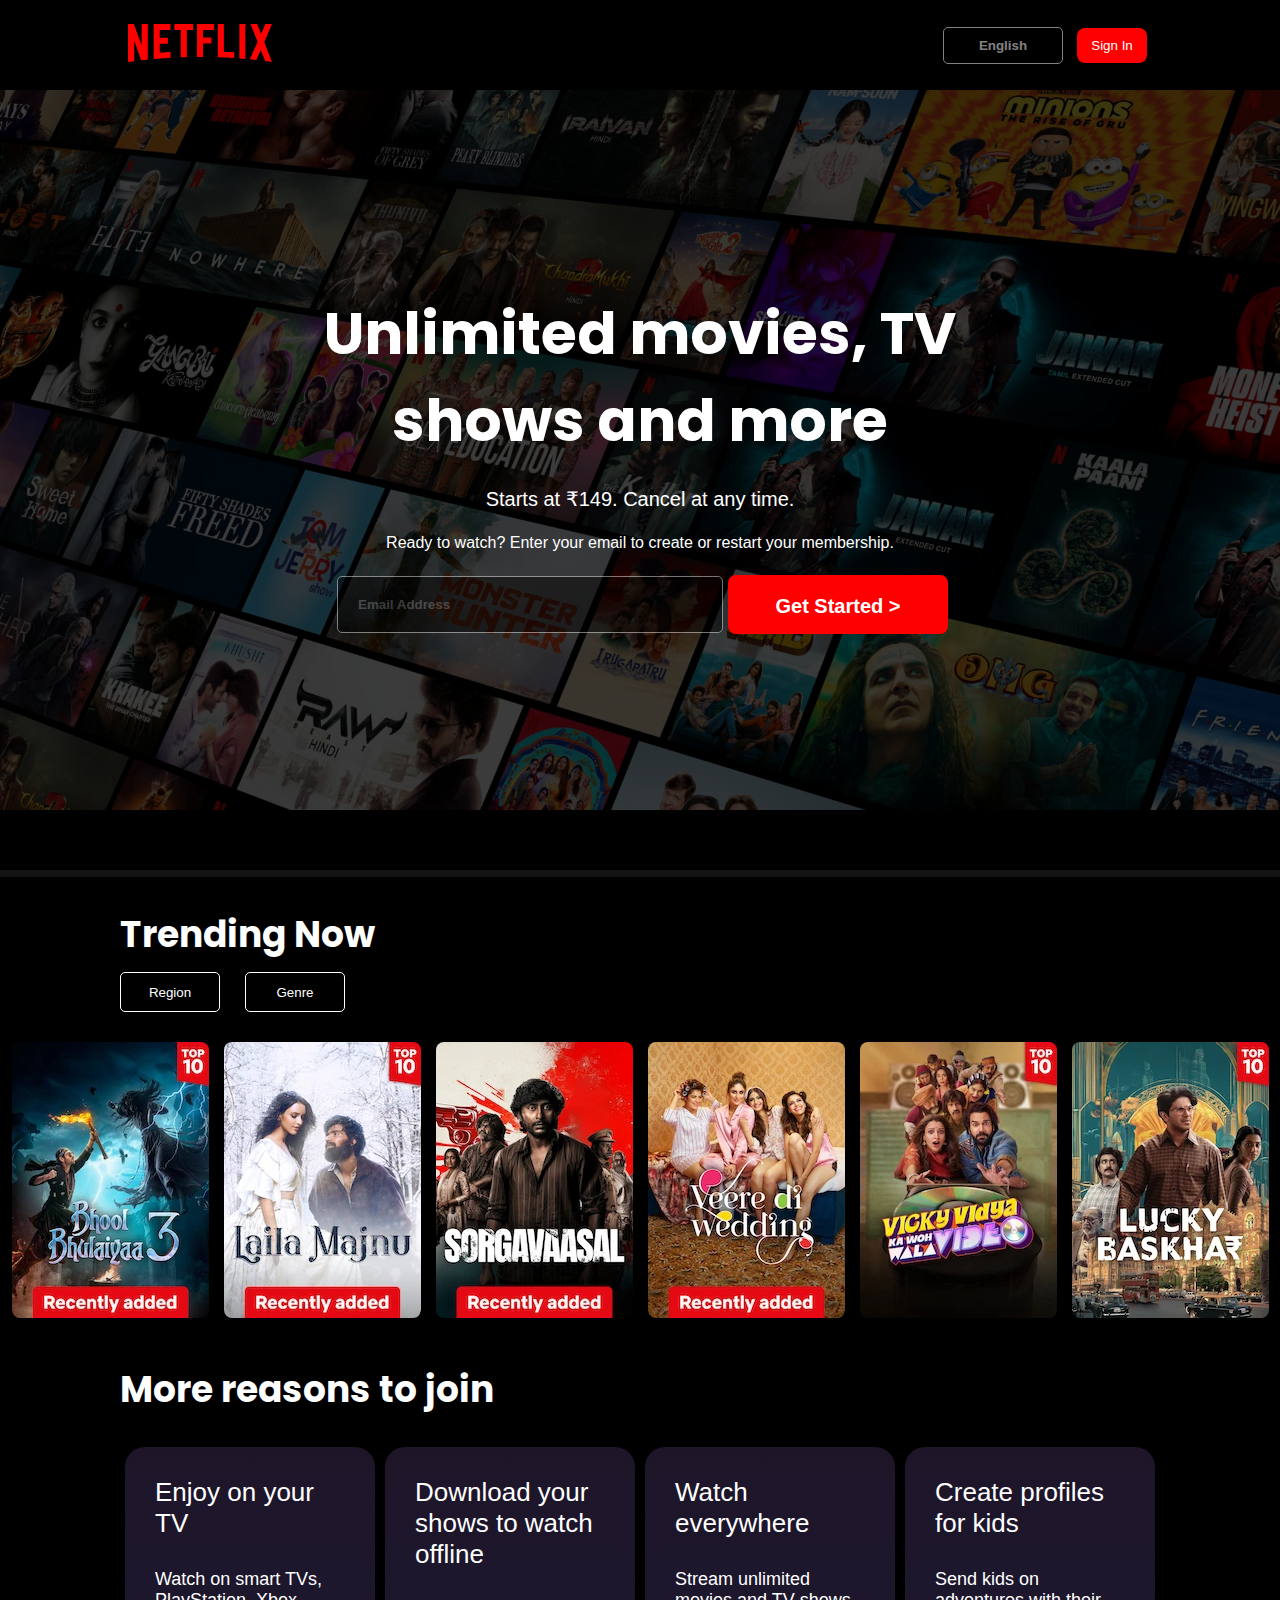
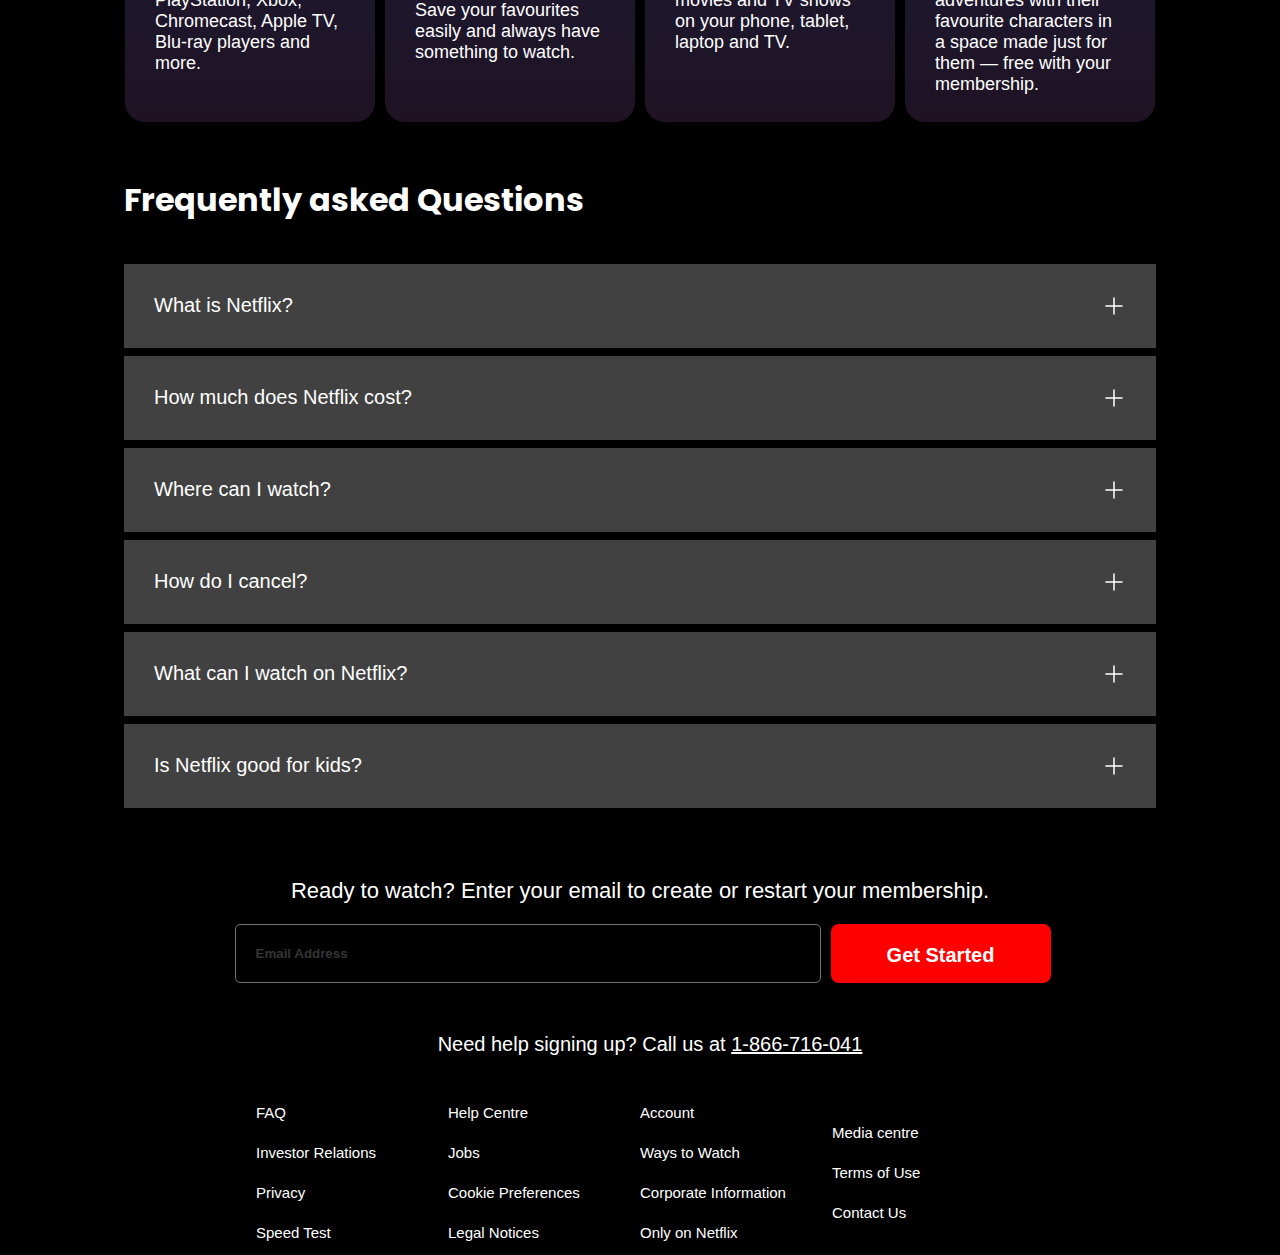
<file: index.html>
<!DOCTYPE html>
<html lang="en">
<head>
    <meta charset="UTF-8">
    <meta name="viewport" content="width=device-width, initial-scale=1.0">
    <title>Netflix India – Watch TV Shows Online, Watch Movies Online</title>
    <link rel="preconnect" href="https://fonts.googleapis.com">
    <link rel="preconnect" href="https://fonts.gstatic.com" crossorigin>
    <link href="https://fonts.googleapis.com/css2?family=Nunito+Sans:ital,opsz,wght@0,6..12,200..1000;1,6..12,200..1000&family=Poppins:wght@800&display=swap" rel="stylesheet">
    <link rel="stylesheet" href="style.css">
    <link rel="icon" type="image/jpg" href="https://assets.nflxext.com/us/ffe/siteui/common/icons/nficon2023.ico">
</head>
<body>
    <div class="main">
        <nav>
            <span><img width="53" src="assets/Images/logo.svg" alt=""></span>
            <div class="">
                <button class="nb1">English</button>
                <button class="nb2">Sign In</button>
            </div>
        </nav>
        <div class="box">
        </div>
            <div class="hero">
                <span class="s1">Unlimited movies, TV <br> shows and more</span>
                <span class="s2">Starts at ₹149. Cancel at any time.</span>
                <span class="s3">Ready to watch? Enter your email to create or restart your membership.</span>
                <div class="inbut">
                    <input type="text" placeholder="Email Address">
                    <button><a href="https://www.netflix.com/in">
                        Get Started >
                        </a>
                    </button>
                </div>
            </div>
            <div class="sep"></div>
            <section>
                <div class="sechdr">
                    <h1>Trending Now</h1>
                </div>
                <div class="btns">
                    <button>Region</button>
                    <button>Genre</button>
                </div>
                <div class="movs">
                    <ul>
                        <li><img src="assets/Images/bhool bhulayiya 1.webp" alt=""></li>
                        <li><img src="assets/Images/Laila Majnu 3.webp" alt=""></li>
                        <li><img src="assets/Images/Sorgavaasal 4.webp" alt=""></li>
                        <li><img src="assets/Images/veere Di weeding 5.webp" alt=""></li>
                        <li><img src="assets/Images/Vicky Vidya 6.webp" alt=""></li>
                        <li><img src="assets/Images/lucky bhaskar 2.webp" alt=""></li>
                    </ul>
                </div>
                <div class="mrtj">
                    <h1>More reasons to join</h1>
                </div>
                <div class="reasons">
                    <div class="r1"><p class="p1">Enjoy on your TV</p>
                        <p>Watch on smart TVs, PlayStation, Xbox, Chromecast, Apple TV, Blu-ray players and more.</p>
                    </div>
                    <div class="r2"><p class="p2">Download your shows to watch offline</p>
                        <p>Save your favourites easily and always have something to watch.</p>
                    </div>
                    <div class="r3"><p class="p3">Watch everywhere</p>
                        <p>Stream unlimited movies and TV shows on your phone, tablet, laptop and TV.</p>
                    </div>
                    <div class="r4"><p class="p4">Create profiles for kids</p>
                        <p>Send kids on adventures with their favourite characters in a space made just for them — free with your membership.</p>
                    </div>
                </div>
            </section>
            <section class="faqs">
                <h1>Frequently asked Questions</h1>
                <div class="faqbox fbx1">
                    <span>What is Netflix?</span>
                    <svg xmlns="http://www.w3.org/2000/svg" viewBox="0 0 24 24" width="24" height="24" color="#ffffff" fill="none">
                    <path d="M12 4V20M20 12H4" stroke="currentColor" stroke-width="1.5" stroke-linecap="round" stroke-linejoin="round" />
                    </svg>                    
                </div>
                <div class="faqbox fbx2">
                    <span>How much does Netflix cost?</span>
                    <svg xmlns="http://www.w3.org/2000/svg" viewBox="0 0 24 24" width="24" height="24" color="#ffffff" fill="none">
                    <path d="M12 4V20M20 12H4" stroke="currentColor" stroke-width="1.5" stroke-linecap="round" stroke-linejoin="round" />
                    </svg>
                </div>
                
                <div class="faqbox fbx3">
                    <span>Where can I watch?</span>
                    <svg xmlns="http://www.w3.org/2000/svg" viewBox="0 0 24 24" width="24" height="24" color="#ffffff" fill="none">
                    <path d="M12 4V20M20 12H4" stroke="currentColor" stroke-width="1.5" stroke-linecap="round" stroke-linejoin="round" />
                    </svg>
                </div>                
                
                <div class="faqbox fbx4">
                    <span>How do I cancel?</span>
                    <svg xmlns="http://www.w3.org/2000/svg" viewBox="0 0 24 24" width="24" height="24" color="#ffffff" fill="none">
                    <path d="M12 4V20M20 12H4" stroke="currentColor" stroke-width="1.5" stroke-linecap="round" stroke-linejoin="round" />
                    </svg>
                </div>                
                
                <div class="faqbox fbx5">
                    <span>What can I watch on Netflix?</span>
                    <svg xmlns="http://www.w3.org/2000/svg" viewBox="0 0 24 24" width="24" height="24" color="#ffffff" fill="none">
                    <path d="M12 4V20M20 12H4" stroke="currentColor" stroke-width="1.5" stroke-linecap="round" stroke-linejoin="round" />
                    </svg>
                </div>                
                
                <div class="faqbox fbx6">
                    <span>Is Netflix good for kids?</span>
                    <svg xmlns="http://www.w3.org/2000/svg" viewBox="0 0 24 24" width="24" height="24" color="#ffffff" fill="none">
                    <path d="M12 4V20M20 12H4" stroke="currentColor" stroke-width="1.5" stroke-linecap="round" stroke-linejoin="round" />
                    </svg>
                </div>
                <div class="cntus">
                    <p>Ready to watch? Enter your email to create or restart your membership.</p>
                </div>
                <div class="cnts">
                    <input type="text" placeholder="Email Address">
                    <button><a href="https://www.netflix.com/in">Get Started</a></button>
                </div>
                <div class="phnum">
                    <p>Need help signing up? Call us at <u>1-866-716-041</u></p>
                </div>
            </section>
            <footer>
                <div class="footer-item">
                    <a href="https://help.netflix.com/en/node/412">FAQ</a>
                    <a href="https://ir.netflix.net/ir-overview/profile/default.aspx">Investor Relations</a>
                    <a href="https://help.netflix.com/legal/privacy">Privacy</a>
                    <a href="https://fast.com/">Speed Test</a>
                </div>
                <div class="footer-item">
                    <a href="https://help.netflix.com/en">Help Centre</a>
                    <a href="https://jobs.netflix.com/">Jobs</a>
                    <a href="https://www.netflix.com/in">Cookie Preferences</a>
                    <a href="https://help.netflix.com/legal/notices">Legal Notices</a>
                </div>
                <div class="footer-item">
                    <a href="https://www.netflix.com/login?nextpage=https%3A%2F%2Fwww.netflix.com%2Fyouraccount">Account</a>
                    <a href="https://help.netflix.com/en/node/14361">Ways to Watch</a>
                    <a href="https://help.netflix.com/en/node/134094">Corporate Information</a>
                    <a href="https://www.netflix.com/in/browse/genre/839338">Only on Netflix</a>
                </div>
                <div class="footer-item">
                    <a href="https://media.netflix.com/en/">Media centre</a>
                    <a href="https://help.netflix.com/legal/termsofuse">Terms of Use</a>
                    <a href="https://help.netflix.com/en/contactus">Contact Us</a>
                </div>
            </footer>
    </div>
</body>
</html>
</file>
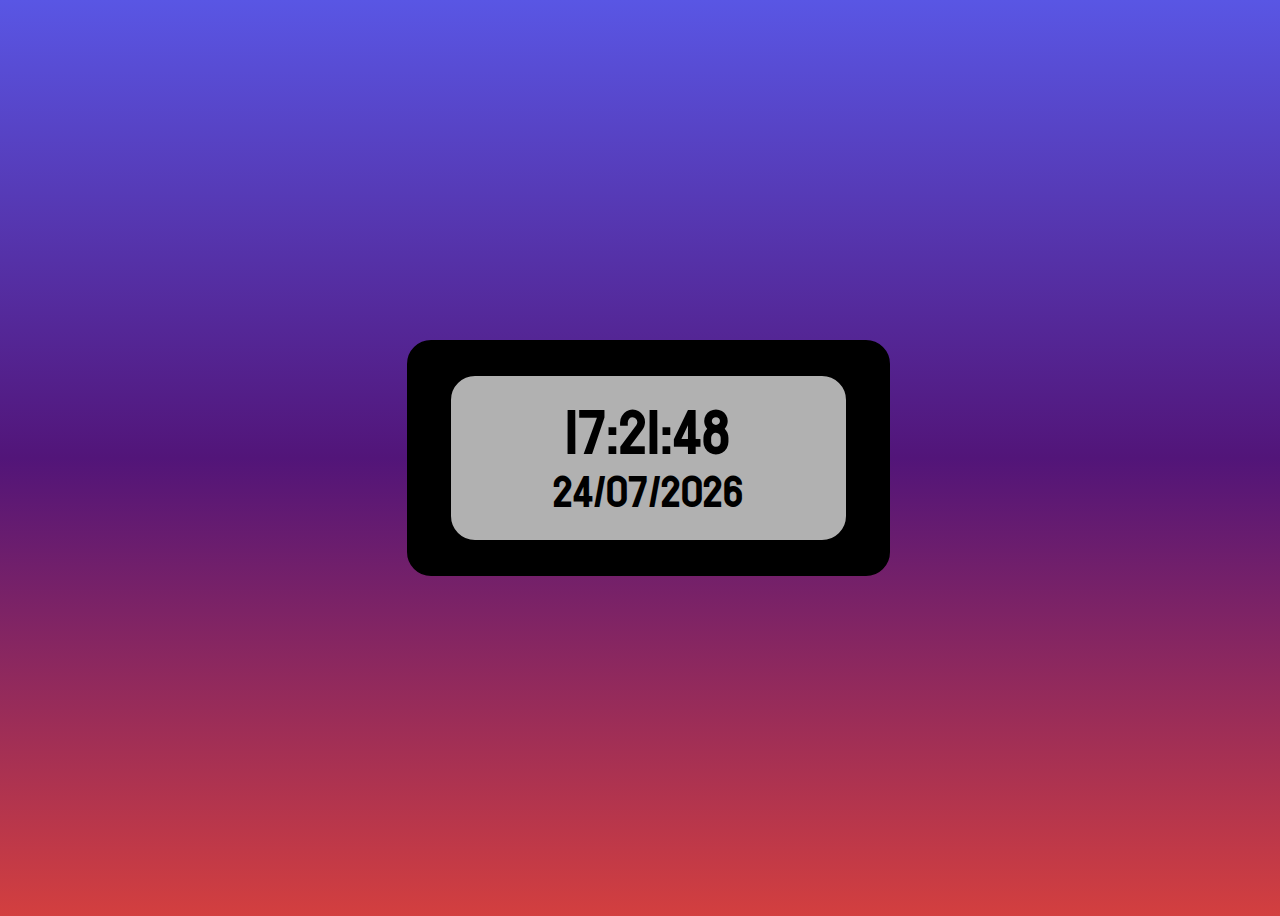
<file: Digital Clock/index.html>
<!DOCTYPE html>
<html lang="en">
<head>
    <meta charset="UTF-8">
    <meta name="viewport" content="width=device-width, initial-scale=1.0">
    <title> Digital Clock</title>
    <link rel="stylesheet" href="style.css">
    <link rel="preconnect" href="https://fonts.googleapis.com">
    <link rel="preconnect" href="https://fonts.gstatic.com" crossorigin>
    <link href="https://fonts.googleapis.com/css2?family=Koulen&display=swap" rel="stylesheet">
</head>
<body>
    <div class="bahar">
        <div class="clockouter">
            <div class="clockinner">
                <p class="time" id="time">HH:MM:SS</p>
                <p class="date" id="date">DD/MM/YYYY</p>
            </div>
        </div>
    </div>
    <script src="script.js"></script>
</body>
</html>
</file>
<file: style.css>
@import url('https://fonts.googleapis.com/css2?family=Nunito+Sans:ital,opsz,wght@0,6..12,200..1000;1,6..12,200..1000&family=Poppins:wght@800&display=swap');

*{
    padding: 0;
    margin: 0;
}

body{
    background-color: black;
    /* color: white; */
    height: auto;
}

.main{
    background-image: url(assets/Images/bg.jpg);
    background-position: center center;
    background-size: max(1200px, 100vw);
    background-repeat: no-repeat;
    height: 100vh;
    position: relative;
}

.main .box{
    position: absolute;
    top: 0;
    height: 100vh;
    width: 100%;
    opacity: 0.69;
    background-color: black;
}

nav{
    height: 90px;
    display: flex;
    max-width: 80vw;
    margin: auto;
    justify-content: space-between;
    align-items: center;
}

nav img{
    color: red;
    width: 144px;
    position: relative;
    z-index: 10;
}

nav button{
    position: relative;
    z-index: 10;
}

.nb1{
    background-color: black;
    width: 120px;
    opacity: 0.5;
    padding: 10px;
    margin: 0px 5px;
    border-radius: 5px;
    border: 0.5px solid white;
    color: rgb(255, 255, 255);
    font-family: 'Lucida Sans', 'Lucida Sans Regular', 'Lucida Grande', 'Lucida Sans Unicode', Geneva, Verdana, sans-serif;
    font-weight: bolder;
}

.nb2{
    font-family: 'Lucida Sans', 'Lucida Sans Regular', 'Lucida Grande', 'Lucida Sans Unicode', Geneva, Verdana, sans-serif;
    width: 70px;
    height: 35px;
    background-color: red;
    color: white;
    /* padding: 3px 8px; */
    border-radius: 8px;
    border: none;
    padding: 10px;
    margin: 0px 5px;
}

.hero{
    height: 76%;
    display: flex;
    align-items: center;
    justify-content: center;
    text-align: center;
    flex-direction: column;
    color: white;
    position: relative;
    font-family: 'Lucida Sans', 'Lucida Sans Regular', 'Lucida Grande', 'Lucida Sans Unicode', Geneva, Verdana, sans-serif;
    gap: 23px;
    padding: 30px;;
}

/* .hero:first-child{
    font-size: 48px;
    font-weight: bolder;
}

.hero:nth-child(2){
    font-size: 24px;
    font-weight: 400;
} */

.hero .s1{
    font-family: 'poppins';
    font-size: 58px;
    font-weight: bold;
    text-align: center;
}

.hero .s2{
    font-size: 20px;
    font-weight: 500;
    text-align: center;
}

.hero .s3{
    font-size: 16px;
    font-weight: 400;
    text-align: center;
}

.inbut{
    display: flex;
    align-items: center;
    justify-content: center;
}

.inbut input{
    background-color: black;
    width: 344px;
    opacity: 0.45;
    padding: 20px;
    margin: 0px 5px;
    border-radius: 5px;
    border: 0.5px solid white;
    color: white;
    font-family: 'Lucida Sans', 'Lucida Sans Regular', 'Lucida Grande', 'Lucida Sans Unicode', Geneva, Verdana, sans-serif;
    font-weight: bolder;
}

.inbut button{
    transition: all 0.3s ease-in-out;
    font-family: 'Lucida Sans', 'Lucida Sans Regular', 'Lucida Grande', 'Lucida Sans Unicode', Geneva, Verdana, sans-serif;
    font-size: 20px;
    font-weight: 900;
    width: 220px;
    height: 59px;
    background-color: red;
    color: white;
    padding: 20px;
    border-radius: 8px;
    border: none;
}

.inbut button a{
    text-decoration: none;
    color: white;
}

.inbut button:hover{
    cursor: pointer;
    background-color: rgb(213, 1, 1);
}

.sep{
    height: 7px;
    background-color: rgb(66, 66, 66);
    margin-top: 36px;
}

.sechdr{
    color: white;
    font-family: 'Poppins','sans-serif';
    font-size: 18px;
    margin-top: 30px;
    padding-left: 50px;
    font-style: normal;
}

section{
    margin: 0px 70px 0px 70px;
}

.btns{
    display: flex;
    justify-content: left;
    gap: 25px;
    margin: 10px;
    padding-left: 40px;
    height: 30px;
    width: auto;
}

.btns :nth-child(1){
    background-color: rgba(0, 0, 0, 0.718);
    color: white;
    width: 100px;
    height: 40px;
    border-radius: 5px;
    border: 0.5px solid white
}

.btns :nth-child(2){
    background-color: rgba(0, 0, 0, 0.718);
    color: white;
    width: 100px;
    height: 40px;
    border-radius: 5px;
    border: 0.5px solid white
}

.movs ul{
    display: flex;
    align-items: center;
    justify-content: center;
    gap: 15px;
    margin: 40px;
}

.movs ul li img{
    border-radius: 8px;
} 

.movs ul li img:hover{
    cursor: pointer;
    transform: scale(1.1);
}

.mrtj{
    color: white;
    font-family: 'Poppins','sans-serif';
    font-size: 18px;
    margin-top: 30px;
    padding-left: 50px;
    font-style: normal;
}

.reasons{
    display: flex;
    align-items: center;
    justify-content: center;
    gap: 10px;
    margin: 0 55px 0 55px;
}


.reasons .r1{
    color: white;
    height: 275px;
    width: 350px;
    margin-top: 30px;
    /* padding-left: 50px; */
    border-radius: 20px;
    background: linear-gradient(to bottom, #1E1528, #1D172D, #1F1323);
}

.reasons .r2{
    color: white;
    height: 275px;
    width: 350px;
    margin-top: 30px;
    /* padding-left: 50px; */
    border-radius: 20px;
    background: linear-gradient(to bottom, #1E1528, #1D172D, #1F1323);

}

.reasons .r3{
    color: white;
    height: 275px;
    width: 350px;
    margin-top: 30px;
    /* padding-left: 50px; */
    border-radius: 20px;
    background: linear-gradient(to bottom, #1E1528, #1D172D, #1F1323);
}

.reasons .r4{
    color: white;
    height: 275px;
    width: 350px;
    margin-top: 30px;
    /* padding-left: 50px; */
    border-radius: 20px;
    background: linear-gradient(to bottom, #1E1528, #1D172D, #1F1323);
}

.reasons .r1 .p1{
    padding-top: 30px;
    padding-left: 30px;
    font-size: 26px;
    font-family:'Franklin Gothic Medium', 'Arial Narrow', Arial, sans-serif ;
}

.reasons .r2 .p2{
    padding-top: 30px;
    padding-left: 30px;
    font-size: 26px;
    font-family:'Franklin Gothic Medium', 'Arial Narrow', Arial, sans-serif ;
}

.reasons .r3 .p3{
    padding-top: 30px;
    padding-left: 30px;
    font-size: 26px;
    font-family: 'Franklin Gothic Medium', 'Arial Narrow', Arial, sans-serif;
}

.reasons .r4 .p4{
    padding-top: 30px;
    padding-left: 30px;
    font-size: 26px;
    font-family: 'Franklin Gothic Medium', 'Arial Narrow', Arial, sans-serif;
}

.reasons .r1 p{
    padding-top: 30px;
    padding-left: 30px;
    padding-right: 30px;
    font-size: 18px;
    font-family:Verdana, Geneva, Tahoma, sans-serif
}

.reasons .r2 p{
    padding-top: 30px;
    padding-left: 30px;
    font-size: 18px;
    padding-right: 30px;
    font-family:Verdana, Geneva, Tahoma, sans-serif
}

.reasons .r3 p{
    padding-top: 30px;
    padding-left: 30px;
    font-size: 18px;
    padding-right: 30px;
    font-family:Verdana, Geneva, Tahoma, sans-serif
}

.reasons .r4 p{
    padding-top: 30px;
    padding-left: 30px;
    font-size: 18px;
    padding-right: 30px;
    font-family:Verdana, Geneva, Tahoma, sans-serif
}

.faqs{
    background-color: black;
    color: white;
    padding: 34px;
}

.faqs h1{
    color: #ffffff;
    font-family: 'Poppins','sans-serif';
    /* font-size: 18px; */
    margin-top: 20px;
    padding-left: 20px;
    padding-bottom: 40px;
    font-style: normal;
}

.faqbox{
    transition: all 0.25s ease-out;
    display: flex;
    justify-content: space-between;
    background-color: #414141;
    padding: 30px;
    margin: 0 20px 0 20px;
    /* font-family:'Franklin Gothic Medium', 'Arial Narrow', Arial, sans-serif; */
    font-family: 'Segoe UI', Tahoma, Geneva, Verdana, sans-serif;
    font-size: 20px;
}

.faqbox:hover{
    background-color: #6e6e6e;
    cursor: pointer;
}

.faqs .fbx1{
    margin-bottom: 8px;
}

.faqs .fbx2{
    margin-bottom: 8px;
}

.faqs .fbx3{
    margin-bottom: 8px;
}

.faqs .fbx4{
    margin-bottom: 8px;
}

.faqs .fbx5{
    margin-bottom: 8px;
}

.faqs .fbx6{
    margin-bottom: 8px;
}

.cntus{
    margin-top: 70px;
    display: flex;
    justify-content: center;
    align-items: center;
    font-family:'Franklin Gothic Medium', 'Arial Narrow', Arial, sans-serif;
    font-size: 22px
}

.cnts{
    margin-top: 20px;
    display: flex;
    justify-content: center;
    gap: 5px;
    color: white;
}

.cnts input{
    background-color: black;
    width: 544px;
    opacity: 0.45;
    padding: 20px;
    margin: 0px 5px;
    border-radius: 5px;
    border: 0.5px solid white;
    color: white;
    font-family: 'Lucida Sans', 'Lucida Sans Regular', 'Lucida Grande', 'Lucida Sans Unicode', Geneva, Verdana, sans-serif;
    font-weight: bolder;
}

.cnts button{
    transition: all 0.3s ease-in-out;
    font-family: 'Lucida Sans', 'Lucida Sans Regular', 'Lucida Grande', 'Lucida Sans Unicode', Geneva, Verdana, sans-serif;
    font-size: 20px;
    font-weight: 900;
    width: 220px;
    height: 59px;
    background-color: red;
    color: white;
    padding: 20px;
    border-radius: 8px;
    border: none;
}

.cnts button:hover{
    cursor: pointer;
    background-color: rgb(213, 1, 1);
}

.cnts button a{
    text-decoration: none;
    color: white;
}

.phnum{
    display: flex;
    justify-content: center;
    margin-top: 50px;
    margin-left: 20px;
}

.phnum p{
    font-family:'Segoe UI', Tahoma, Geneva, Verdana, sans-serif;
    font-size: 20px;
}

footer{
    display: grid;
    grid-template-columns: 1fr 1fr 1fr 1fr;
    color: white;
    max-width: 60vw;
    margin: auto;
    padding: 14px;
}

.footer-item{
    display: flex;
    flex-direction: column;
    justify-content: center;
    gap: 23px;
    font-family:'Segoe UI', Tahoma, Geneva, Verdana, sans-serif;
}

.footer-item a{
    text-decoration: none;
    color: white;
    font-size: 15px;
}

/* Media Query done completely and purposedly by AI */

@media (max-width: 768px) {
    nav {
        flex-direction: column;
        align-items: flex-start;
    }
    .hero .s1 {
        font-size: 32px;
    }
    .inbut {
        flex-direction: column;
    }
    .reasons {
        flex-wrap: wrap;
    }
    .reasons .r1, .reasons .r2, .reasons .r3, .reasons .r4 {
        width: 100%;
        margin: 10px 0;
    }
}
</file>
<file: Digital Clock/style.css>
@import url('https://fonts.googleapis.com/css2?family=Koulen&display=swap');

body{
    height: 100vh;
    background: linear-gradient(to bottom, #5956E4, #521579, #d33f3f);
}

.bahar{
    width: 100vw;
    height: 100vh;
    display: flex;
    align-items: center;
    justify-content: center ;
}

.clockouter{
    background-color: #000;
    display: flex;
    align-items: center;
    justify-content: center;
    height: 232px;
    width: 479px;
    border: 2px solid #000;
    border-radius: 24px;
    &:hover{
        transform: scale(1.1);
    }
}

.clockinner{
    background-color: #B1B1B1;
    height: 164px;
    width: 395px;
    border: 2px solid #000;
    border-radius: 26px;
}

.time{
    margin: 0;
    padding: 0;
    font-family: 'koulen','sans-serif';
    font-size: 64px;
    text-align: center;
}

.date{
    margin: -40px;
    padding: 0;
    text-align: center;
    font-family: 'koulen','sans-serif';
    font-size: 45px;
}
</file>
